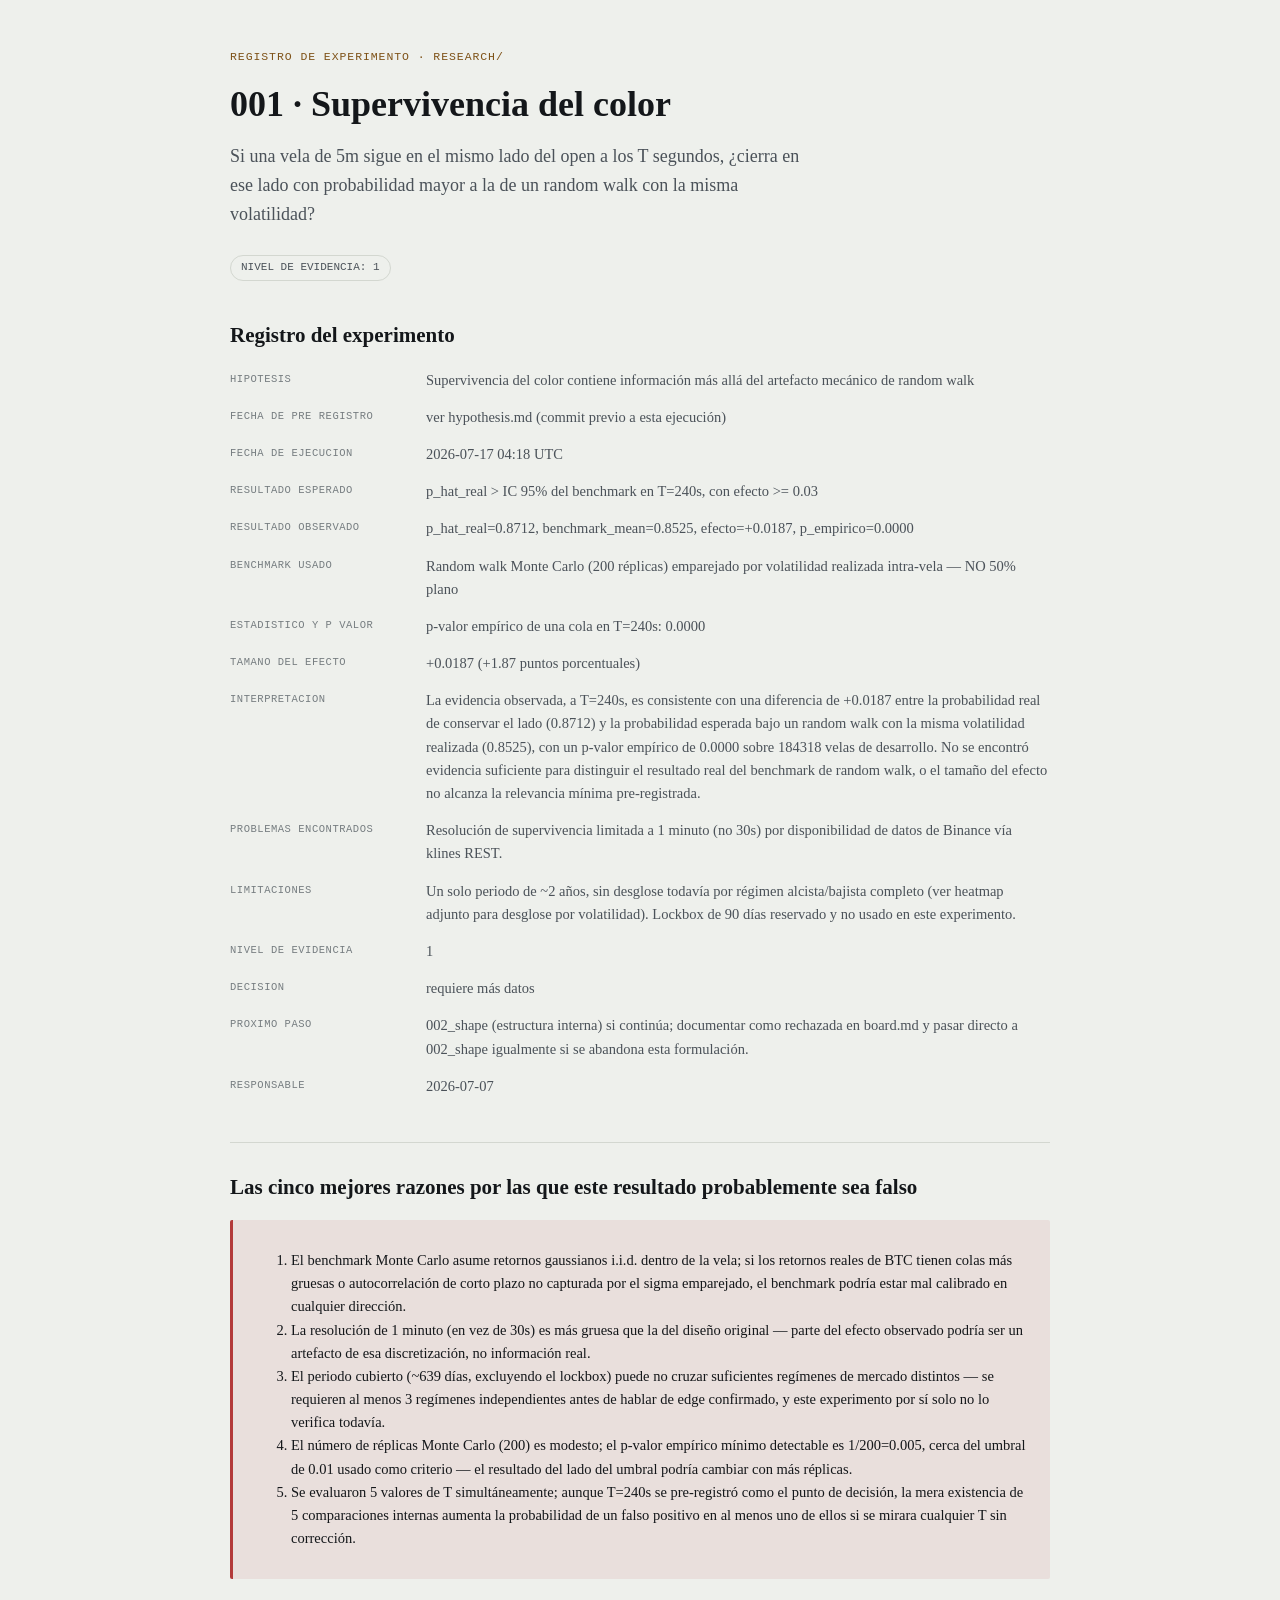
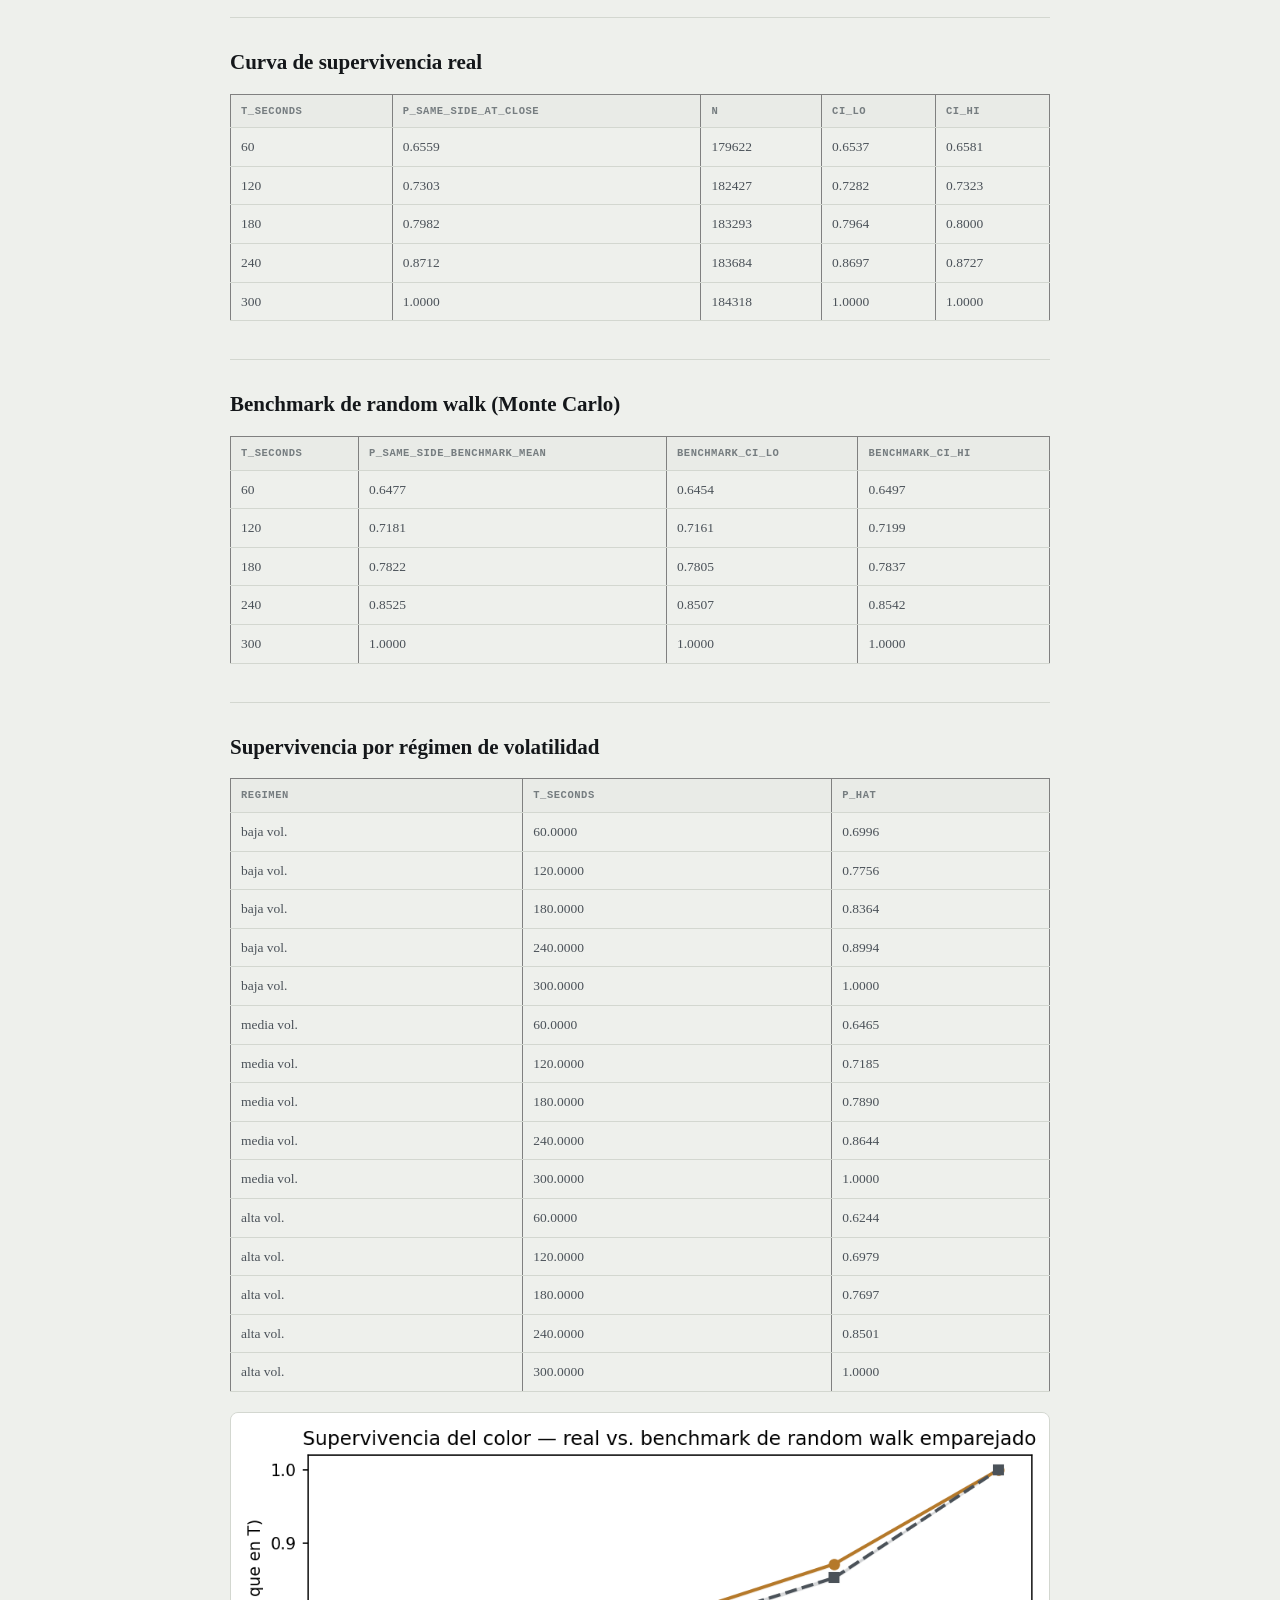
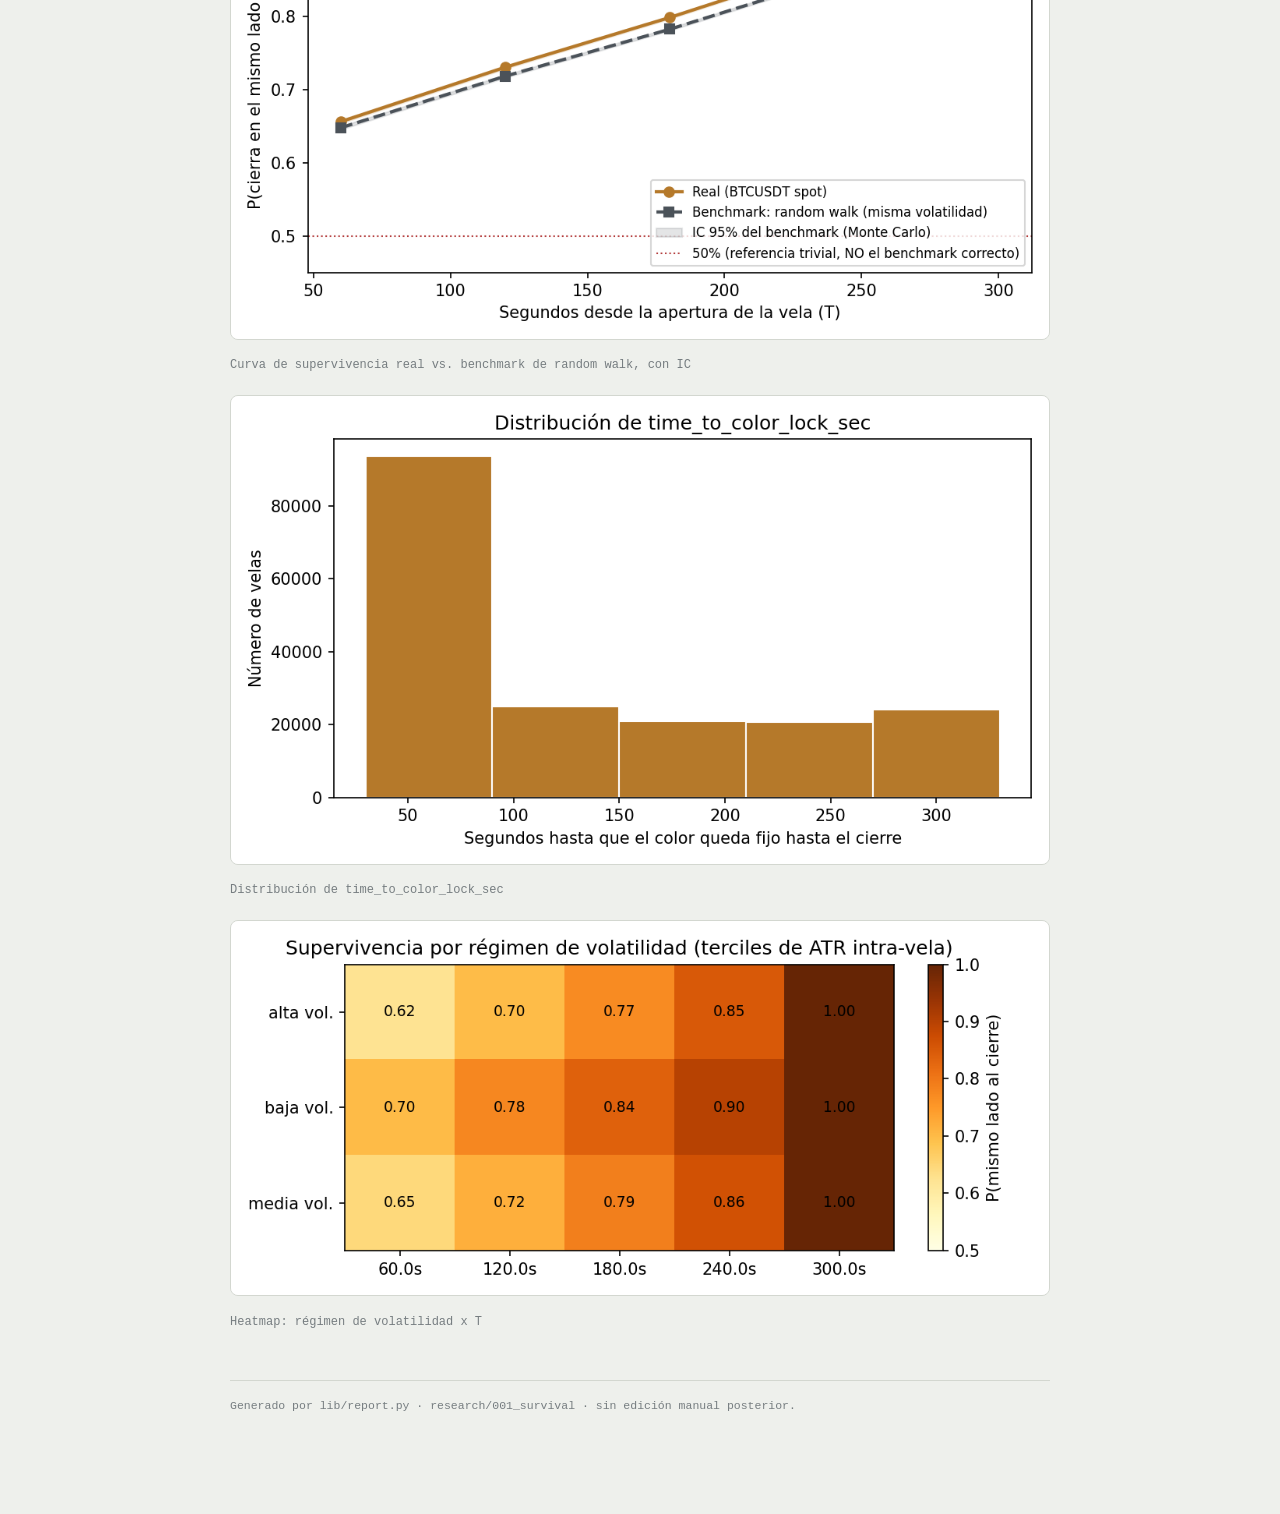
<file: docs/resultados/001-survival.html>
<!doctype html><html><head><meta charset="utf-8">
<title>001 · Supervivencia del color</title><style>
:root{
  --paper:#EEF0EC;--ink:#14171A;--ink-muted:#4B5259;--ink-faint:#767D80;
  --line:#D3D7D0;--accent:#B5792A;--accent-ink:#7E5218;--accent-wash:rgba(181,121,42,.10);
  --green:#2F7A4F;--green-wash:rgba(47,122,79,.10);--red:#B33A3A;--red-wash:rgba(179,58,58,.09);
  --font-display:"Cambria","Constantia",Georgia,serif;
  --font-body:"Charter","Iowan Old Style",Georgia,serif;
  --font-mono:ui-monospace,"SF Mono",Menlo,Consolas,monospace;
}
@media (prefers-color-scheme: dark){
  :root{--paper:#14161A;--ink:#E9E7DF;--ink-muted:#A8AEA8;--ink-faint:#767D78;--line:#31352F;
  --accent:#D9A354;--accent-ink:#E9BE84;--accent-wash:rgba(217,163,84,.13);
  --green:#5CAE7E;--green-wash:rgba(92,174,126,.13);--red:#D2726A;--red-wash:rgba(210,114,106,.12);}
}
*{box-sizing:border-box;}
body{margin:0;background:var(--paper);color:var(--ink);font-family:var(--font-body);
  font-size:16.5px;line-height:1.6;padding:48px 24px 100px;}
.wrap{max-width:820px;margin:0 auto;}
.eyebrow{font-family:var(--font-mono);font-size:11.5px;letter-spacing:.08em;text-transform:uppercase;
  color:var(--accent-ink);margin-bottom:10px;}
h1{font-family:var(--font-display);font-size:clamp(26px,4vw,36px);font-weight:700;margin:0 0 8px;}
h2{font-family:var(--font-display);font-size:21px;font-weight:700;margin:38px 0 14px;
  border-top:1px solid var(--line);padding-top:28px;}
h2:first-of-type{border-top:none;padding-top:0;}
.hypothesis{font-size:18px;color:var(--ink-muted);max-width:66ch;margin:0 0 24px;}
dl.registro{display:grid;grid-template-columns:180px 1fr;gap:8px 16px;font-size:14.5px;margin:16px 0;}
dl.registro dt{font-family:var(--font-mono);font-size:10.5px;text-transform:uppercase;letter-spacing:.05em;
  color:var(--ink-faint);padding-top:2px;}
dl.registro dd{margin:0 0 6px;color:var(--ink-muted);}
table{border-collapse:collapse;width:100%;font-size:13.5px;margin:14px 0;}
th{text-align:left;font-family:var(--font-mono);font-size:10.5px;text-transform:uppercase;letter-spacing:.05em;
  color:var(--ink-faint);background:rgba(0,0,0,.02);padding:8px 10px;border-bottom:1px solid var(--line);}
td{padding:8px 10px;border-bottom:1px solid var(--line);color:var(--ink-muted);
  font-variant-numeric:tabular-nums;}
figure{margin:20px 0;}
figure img{max-width:100%;border:1px solid var(--line);border-radius:8px;}
figcaption{font-family:var(--font-mono);font-size:12px;color:var(--ink-faint);margin-top:8px;}
.pill{font-family:var(--font-mono);font-size:11px;text-transform:uppercase;padding:3px 10px;
  border-radius:20px;border:1px solid;display:inline-block;}
.pill--lvl0,.pill--lvl1{color:var(--ink-muted);border-color:var(--line);}
.pill--lvl2,.pill--lvl3{color:var(--accent-ink);border-color:var(--accent);background:var(--accent-wash);}
.pill--lvl4{color:var(--green);border-color:var(--green);background:var(--green-wash);}
.pill--reject{color:var(--red);border-color:var(--red);background:var(--red-wash);}
.callout{border-left:3px solid var(--accent);background:var(--accent-wash);padding:14px 18px;
  border-radius:2px;margin:16px 0;font-size:14.5px;}
.callout.risk{border-left-color:var(--red);background:var(--red-wash);}
footer{font-family:var(--font-mono);font-size:11.5px;color:var(--ink-faint);margin-top:48px;
  border-top:1px solid var(--line);padding-top:16px;}
</style></head><body><div class="wrap">
<div class="eyebrow">Registro de experimento &middot; research/</div>
<h1>001 · Supervivencia del color</h1>
<p class="hypothesis">Si una vela de 5m sigue en el mismo lado del open a los T segundos, ¿cierra en ese lado con probabilidad mayor a la de un random walk con la misma volatilidad?</p>
<span class="pill pill--lvl1">Nivel de evidencia: 1</span>

<h2>Registro del experimento</h2>
<dl class="registro"><dt>hipotesis</dt><dd>Supervivencia del color contiene información más allá del artefacto mecánico de random walk</dd><dt>fecha de pre registro</dt><dd>ver hypothesis.md (commit previo a esta ejecución)</dd><dt>fecha de ejecucion</dt><dd>2026-07-17 04:18 UTC</dd><dt>resultado esperado</dt><dd>p_hat_real > IC 95% del benchmark en T=240s, con efecto >= 0.03</dd><dt>resultado observado</dt><dd>p_hat_real=0.8712, benchmark_mean=0.8525, efecto=+0.0187, p_empirico=0.0000</dd><dt>benchmark usado</dt><dd>Random walk Monte Carlo (200 réplicas) emparejado por volatilidad realizada intra-vela — NO 50% plano</dd><dt>estadistico y p valor</dt><dd>p-valor empírico de una cola en T=240s: 0.0000</dd><dt>tamano del efecto</dt><dd>+0.0187 (+1.87 puntos porcentuales)</dd><dt>interpretacion</dt><dd>La evidencia observada, a T=240s, es consistente con una diferencia de +0.0187 entre la probabilidad real de conservar el lado (0.8712) y la probabilidad esperada bajo un random walk con la misma volatilidad realizada (0.8525), con un p-valor empírico de 0.0000 sobre 184318 velas de desarrollo. No se encontró evidencia suficiente para distinguir el resultado real del benchmark de random walk, o el tamaño del efecto no alcanza la relevancia mínima pre-registrada.</dd><dt>problemas encontrados</dt><dd>Resolución de supervivencia limitada a 1 minuto (no 30s) por disponibilidad de datos de Binance vía klines REST.</dd><dt>limitaciones</dt><dd>Un solo periodo de ~2 años, sin desglose todavía por régimen alcista/bajista completo (ver heatmap adjunto para desglose por volatilidad). Lockbox de 90 días reservado y no usado en este experimento.</dd><dt>nivel de evidencia</dt><dd>1</dd><dt>decision</dt><dd>requiere más datos</dd><dt>proximo paso</dt><dd>002_shape (estructura interna) si continúa; documentar como rechazada en board.md y pasar directo a 002_shape igualmente si se abandona esta formulación.</dd><dt>responsable</dt><dd>2026-07-07</dd></dl>

<h2>Las cinco mejores razones por las que este resultado probablemente sea falso</h2>
<div class="callout risk"><ol><li>El benchmark Monte Carlo asume retornos gaussianos i.i.d. dentro de la vela; si los retornos reales de BTC tienen colas más gruesas o autocorrelación de corto plazo no capturada por el sigma emparejado, el benchmark podría estar mal calibrado en cualquier dirección.</li><li>La resolución de 1 minuto (en vez de 30s) es más gruesa que la del diseño original — parte del efecto observado podría ser un artefacto de esa discretización, no información real.</li><li>El periodo cubierto (~639 días, excluyendo el lockbox) puede no cruzar suficientes regímenes de mercado distintos — se requieren al menos 3 regímenes independientes antes de hablar de edge confirmado, y este experimento por sí solo no lo verifica todavía.</li><li>El número de réplicas Monte Carlo (200) es modesto; el p-valor empírico mínimo detectable es 1/200=0.005, cerca del umbral de 0.01 usado como criterio — el resultado del lado del umbral podría cambiar con más réplicas.</li><li>Se evaluaron 5 valores de T simultáneamente; aunque T=240s se pre-registró como el punto de decisión, la mera existencia de 5 comparaciones internas aumenta la probabilidad de un falso positivo en al menos uno de ellos si se mirara cualquier T sin corrección.</li></ol></div>

<h2>Curva de supervivencia real</h2><table border="1" class="dataframe">
  <thead>
    <tr style="text-align: right;">
      <th>T_seconds</th>
      <th>p_same_side_at_close</th>
      <th>n</th>
      <th>ci_lo</th>
      <th>ci_hi</th>
    </tr>
  </thead>
  <tbody>
    <tr>
      <td>60</td>
      <td>0.6559</td>
      <td>179622</td>
      <td>0.6537</td>
      <td>0.6581</td>
    </tr>
    <tr>
      <td>120</td>
      <td>0.7303</td>
      <td>182427</td>
      <td>0.7282</td>
      <td>0.7323</td>
    </tr>
    <tr>
      <td>180</td>
      <td>0.7982</td>
      <td>183293</td>
      <td>0.7964</td>
      <td>0.8000</td>
    </tr>
    <tr>
      <td>240</td>
      <td>0.8712</td>
      <td>183684</td>
      <td>0.8697</td>
      <td>0.8727</td>
    </tr>
    <tr>
      <td>300</td>
      <td>1.0000</td>
      <td>184318</td>
      <td>1.0000</td>
      <td>1.0000</td>
    </tr>
  </tbody>
</table><h2>Benchmark de random walk (Monte Carlo)</h2><table border="1" class="dataframe">
  <thead>
    <tr style="text-align: right;">
      <th>T_seconds</th>
      <th>p_same_side_benchmark_mean</th>
      <th>benchmark_ci_lo</th>
      <th>benchmark_ci_hi</th>
    </tr>
  </thead>
  <tbody>
    <tr>
      <td>60</td>
      <td>0.6477</td>
      <td>0.6454</td>
      <td>0.6497</td>
    </tr>
    <tr>
      <td>120</td>
      <td>0.7181</td>
      <td>0.7161</td>
      <td>0.7199</td>
    </tr>
    <tr>
      <td>180</td>
      <td>0.7822</td>
      <td>0.7805</td>
      <td>0.7837</td>
    </tr>
    <tr>
      <td>240</td>
      <td>0.8525</td>
      <td>0.8507</td>
      <td>0.8542</td>
    </tr>
    <tr>
      <td>300</td>
      <td>1.0000</td>
      <td>1.0000</td>
      <td>1.0000</td>
    </tr>
  </tbody>
</table><h2>Supervivencia por régimen de volatilidad</h2><table border="1" class="dataframe">
  <thead>
    <tr style="text-align: right;">
      <th>regimen</th>
      <th>T_seconds</th>
      <th>p_hat</th>
    </tr>
  </thead>
  <tbody>
    <tr>
      <td>baja vol.</td>
      <td>60.0000</td>
      <td>0.6996</td>
    </tr>
    <tr>
      <td>baja vol.</td>
      <td>120.0000</td>
      <td>0.7756</td>
    </tr>
    <tr>
      <td>baja vol.</td>
      <td>180.0000</td>
      <td>0.8364</td>
    </tr>
    <tr>
      <td>baja vol.</td>
      <td>240.0000</td>
      <td>0.8994</td>
    </tr>
    <tr>
      <td>baja vol.</td>
      <td>300.0000</td>
      <td>1.0000</td>
    </tr>
    <tr>
      <td>media vol.</td>
      <td>60.0000</td>
      <td>0.6465</td>
    </tr>
    <tr>
      <td>media vol.</td>
      <td>120.0000</td>
      <td>0.7185</td>
    </tr>
    <tr>
      <td>media vol.</td>
      <td>180.0000</td>
      <td>0.7890</td>
    </tr>
    <tr>
      <td>media vol.</td>
      <td>240.0000</td>
      <td>0.8644</td>
    </tr>
    <tr>
      <td>media vol.</td>
      <td>300.0000</td>
      <td>1.0000</td>
    </tr>
    <tr>
      <td>alta vol.</td>
      <td>60.0000</td>
      <td>0.6244</td>
    </tr>
    <tr>
      <td>alta vol.</td>
      <td>120.0000</td>
      <td>0.6979</td>
    </tr>
    <tr>
      <td>alta vol.</td>
      <td>180.0000</td>
      <td>0.7697</td>
    </tr>
    <tr>
      <td>alta vol.</td>
      <td>240.0000</td>
      <td>0.8501</td>
    </tr>
    <tr>
      <td>alta vol.</td>
      <td>300.0000</td>
      <td>1.0000</td>
    </tr>
  </tbody>
</table>
<figure><img src="[data-uri]" alt="Curva de supervivencia real vs. benchmark de random walk, con IC"><figcaption>Curva de supervivencia real vs. benchmark de random walk, con IC</figcaption></figure><figure><img src="[data-uri]" alt="Distribución de time_to_color_lock_sec"><figcaption>Distribución de time_to_color_lock_sec</figcaption></figure><figure><img src="[data-uri]" alt="Heatmap: régimen de volatilidad x T"><figcaption>Heatmap: régimen de volatilidad x T</figcaption></figure>

<footer>Generado por lib/report.py &middot; research/001_survival &middot; sin edición manual posterior.</footer>
</div></body></html>
</file>
